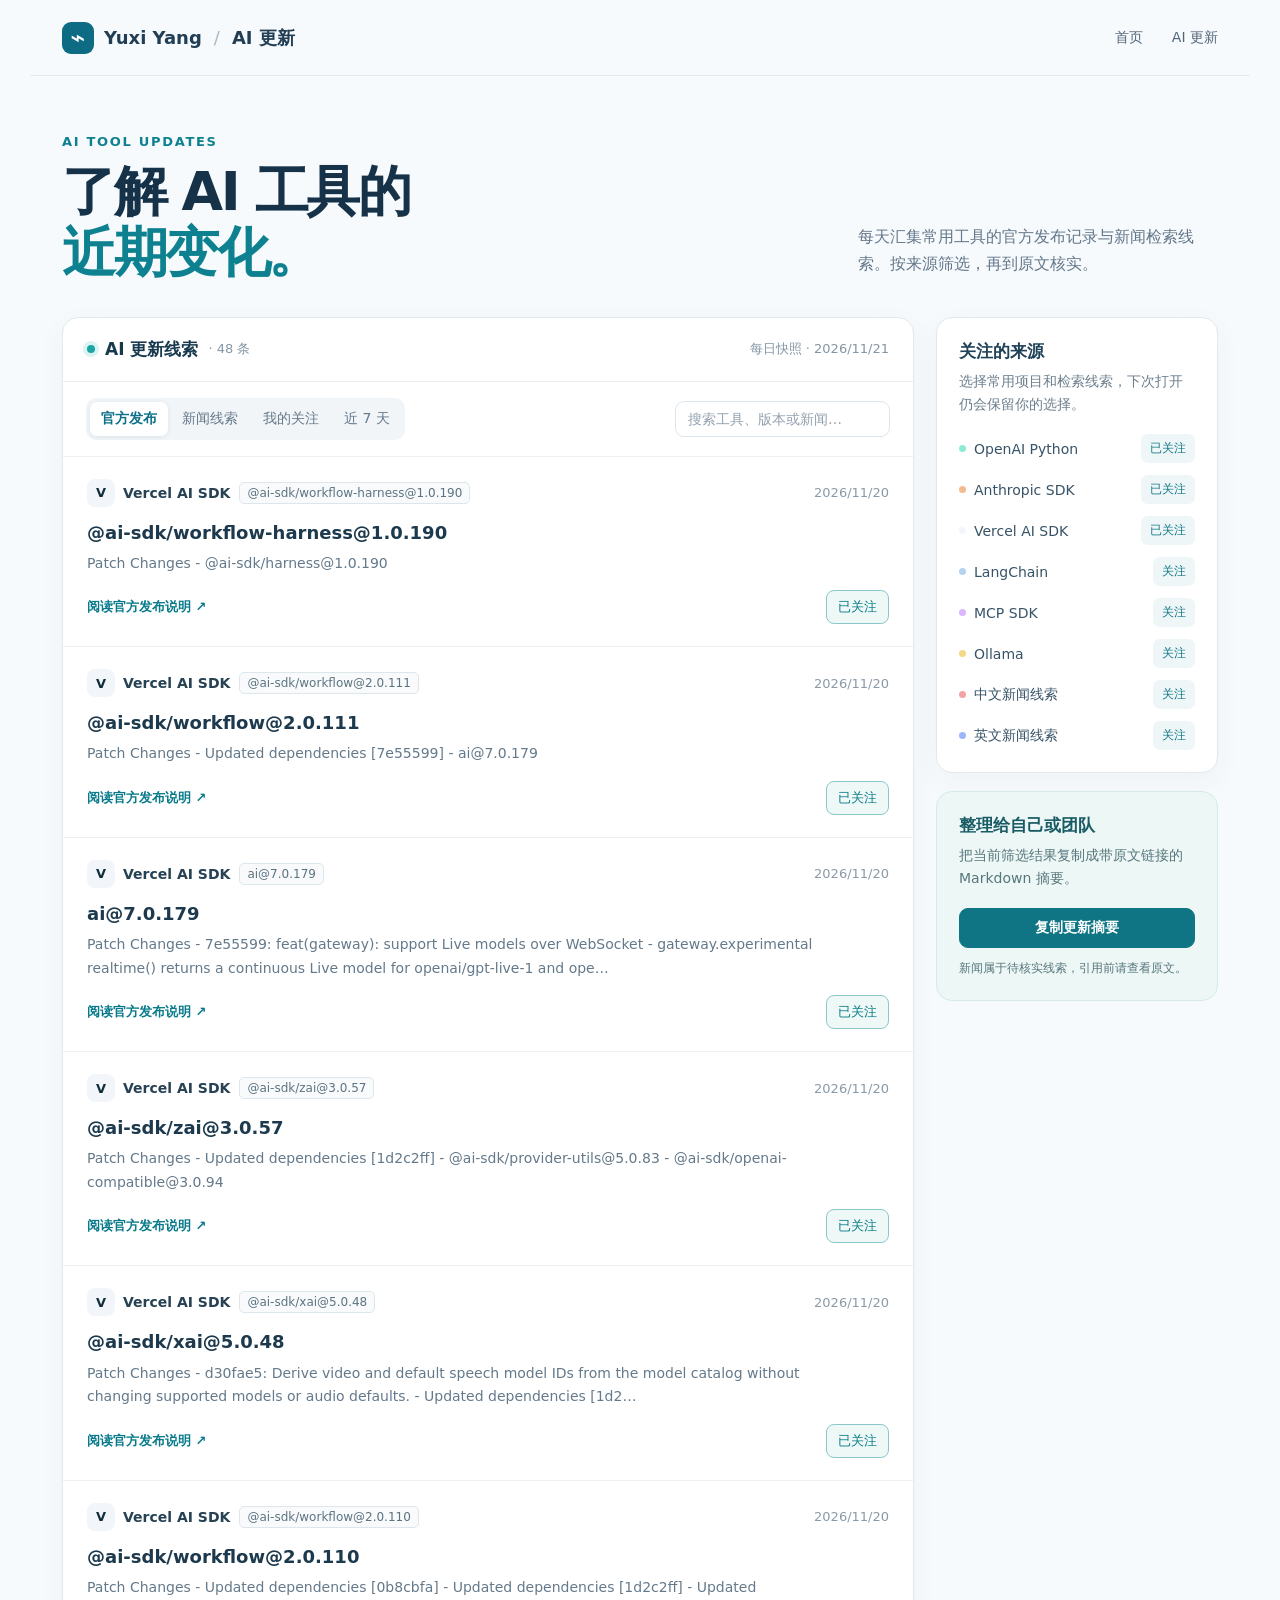
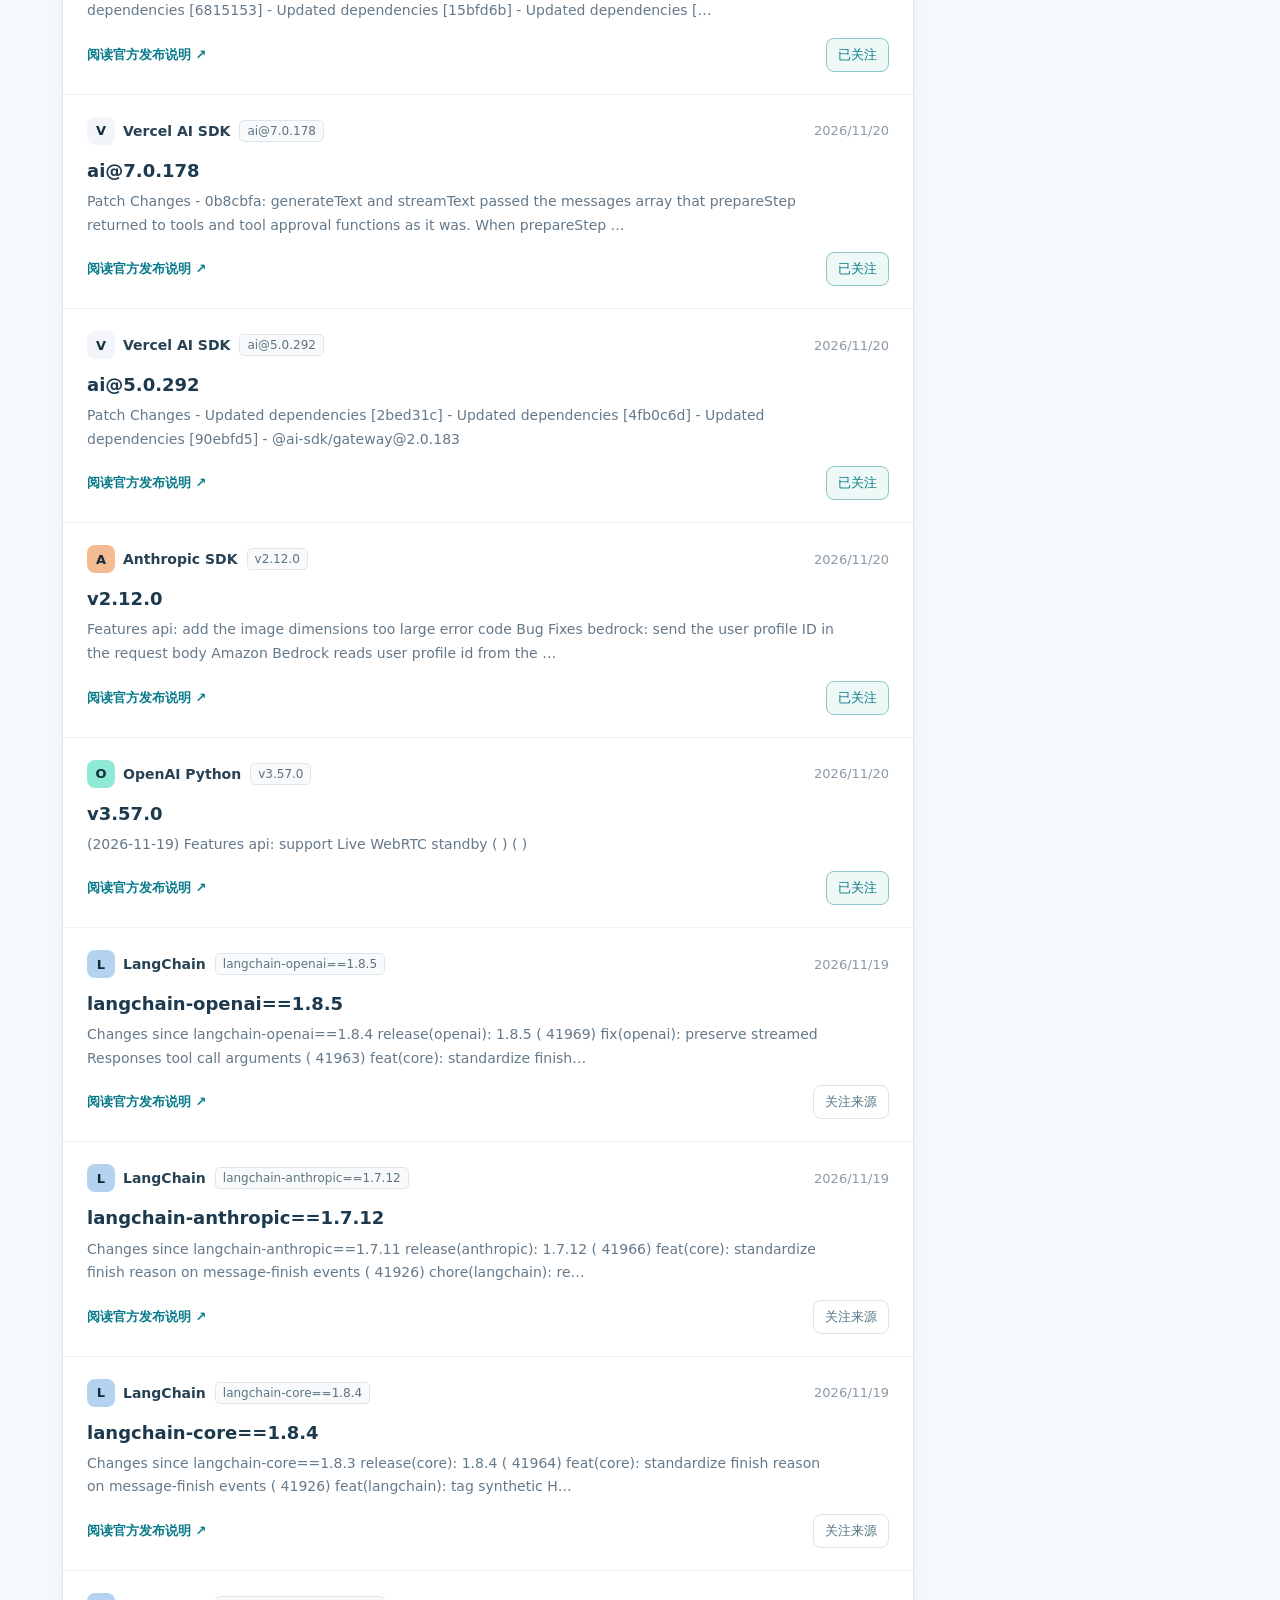
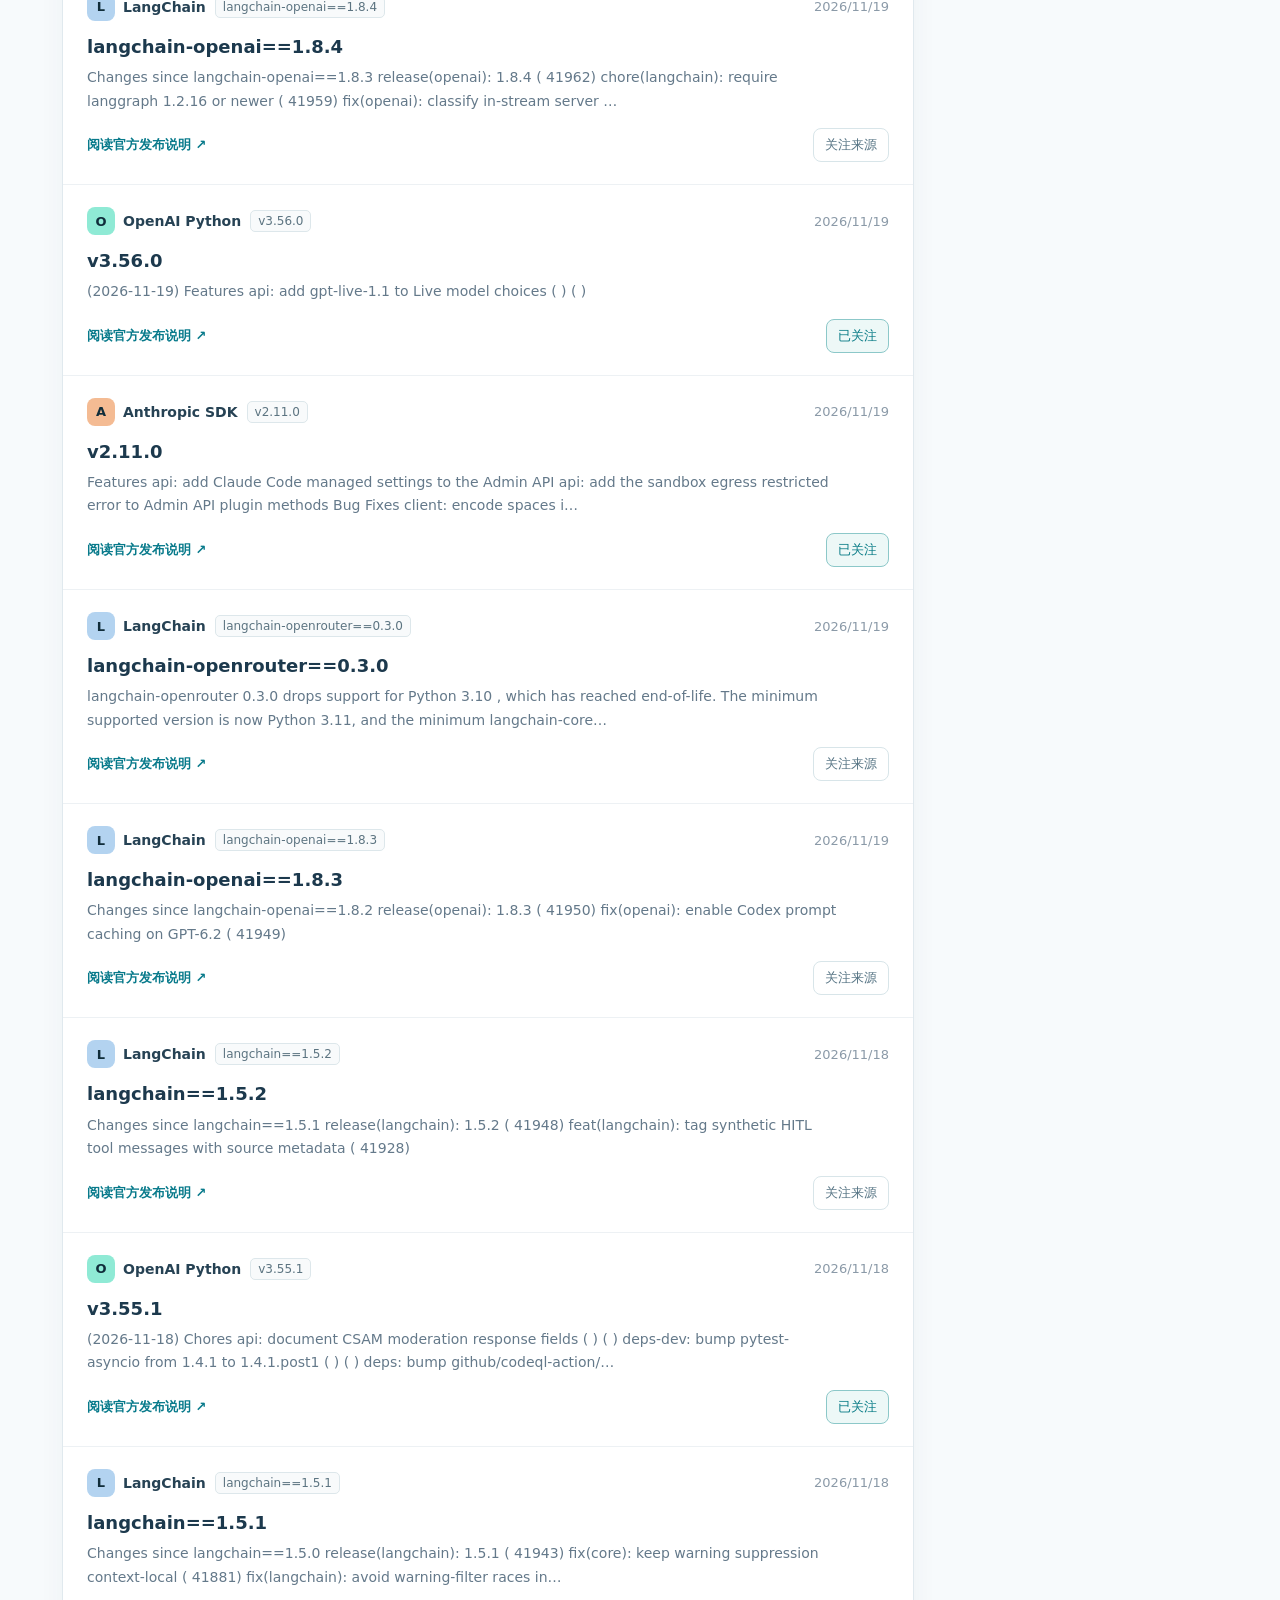
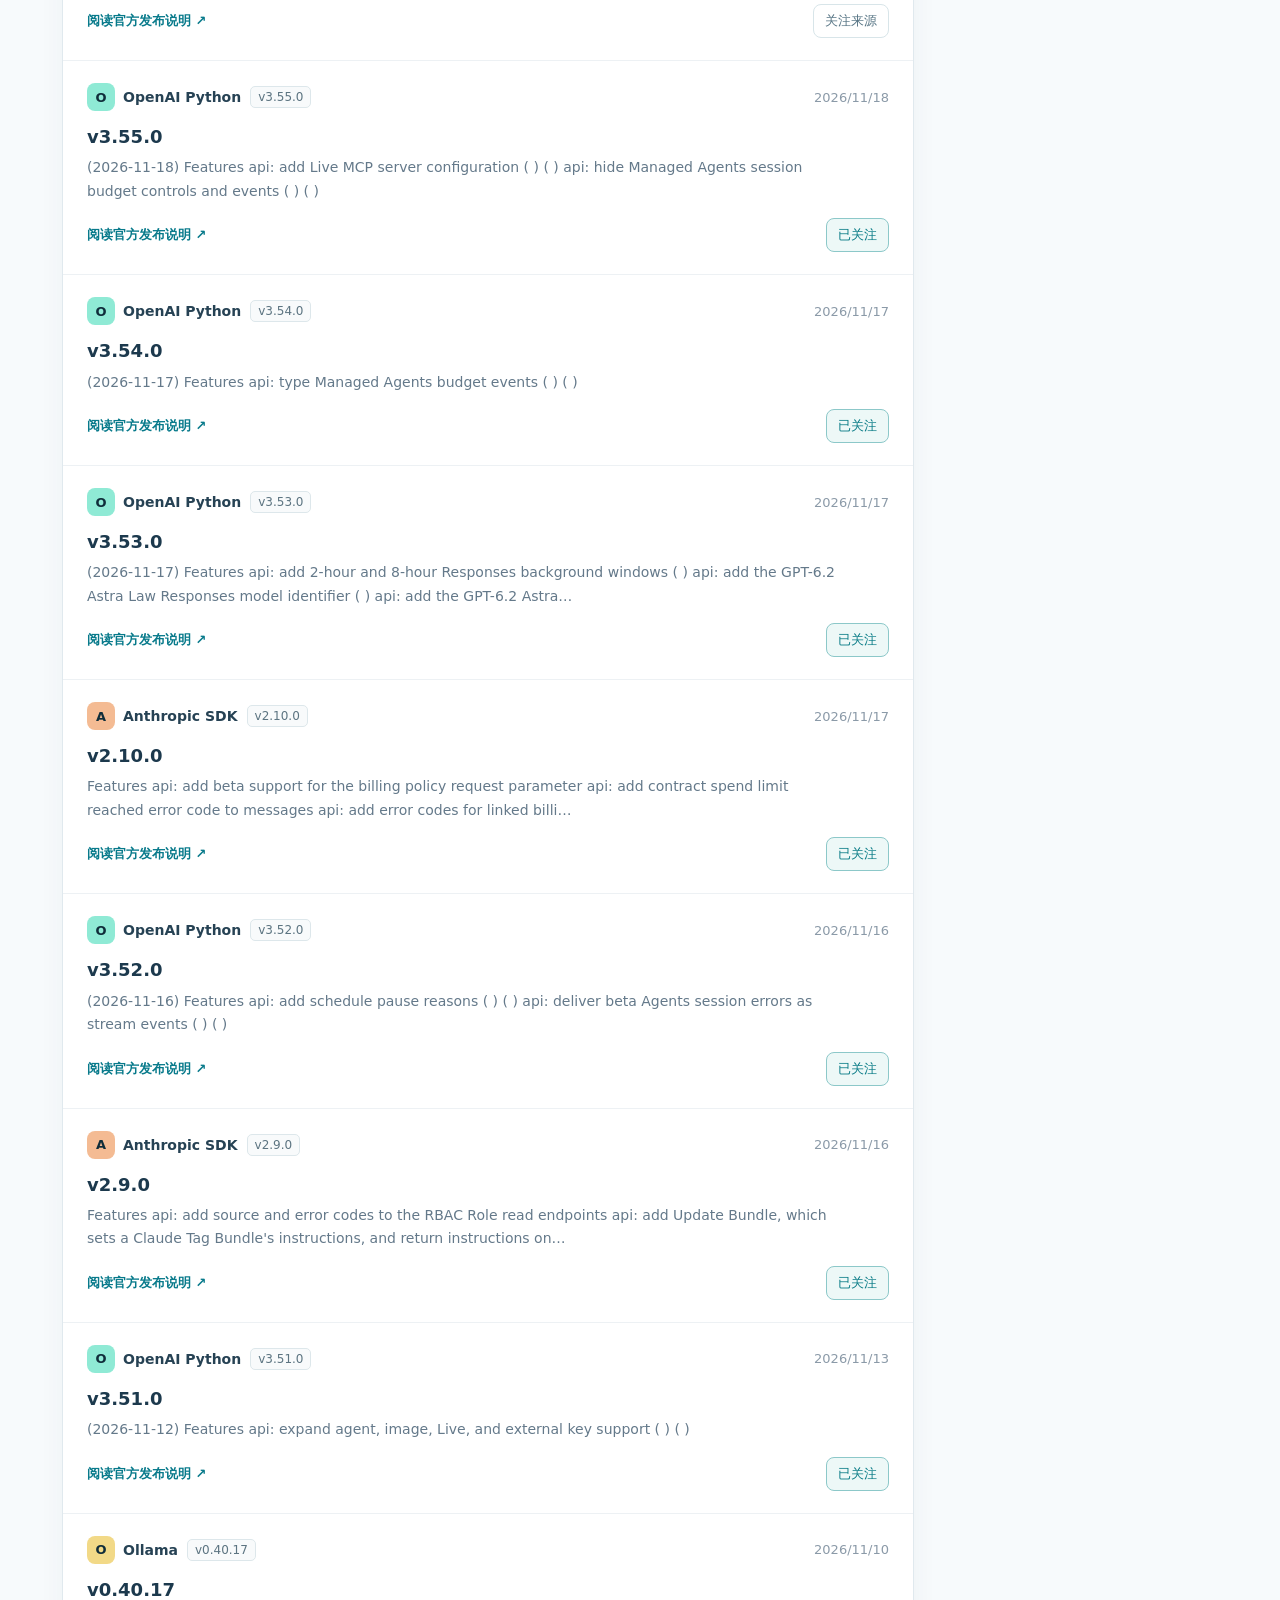
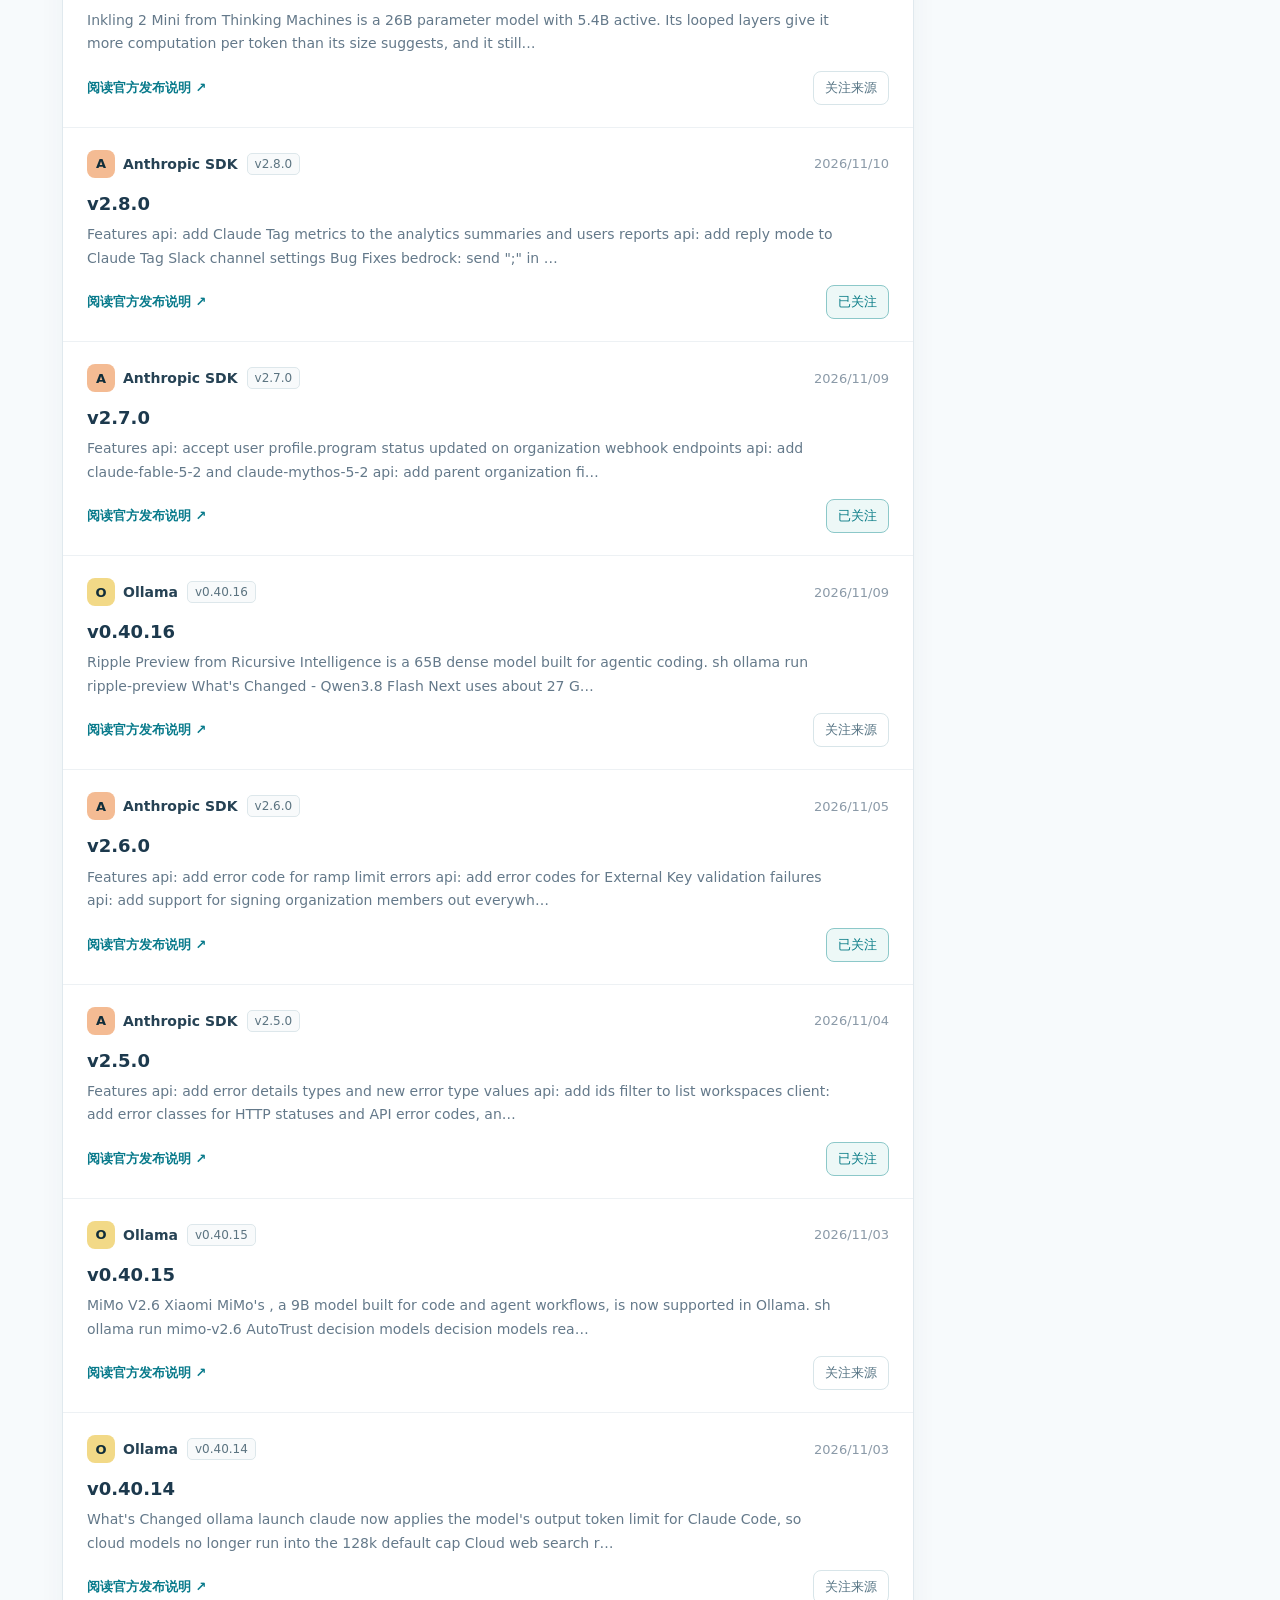
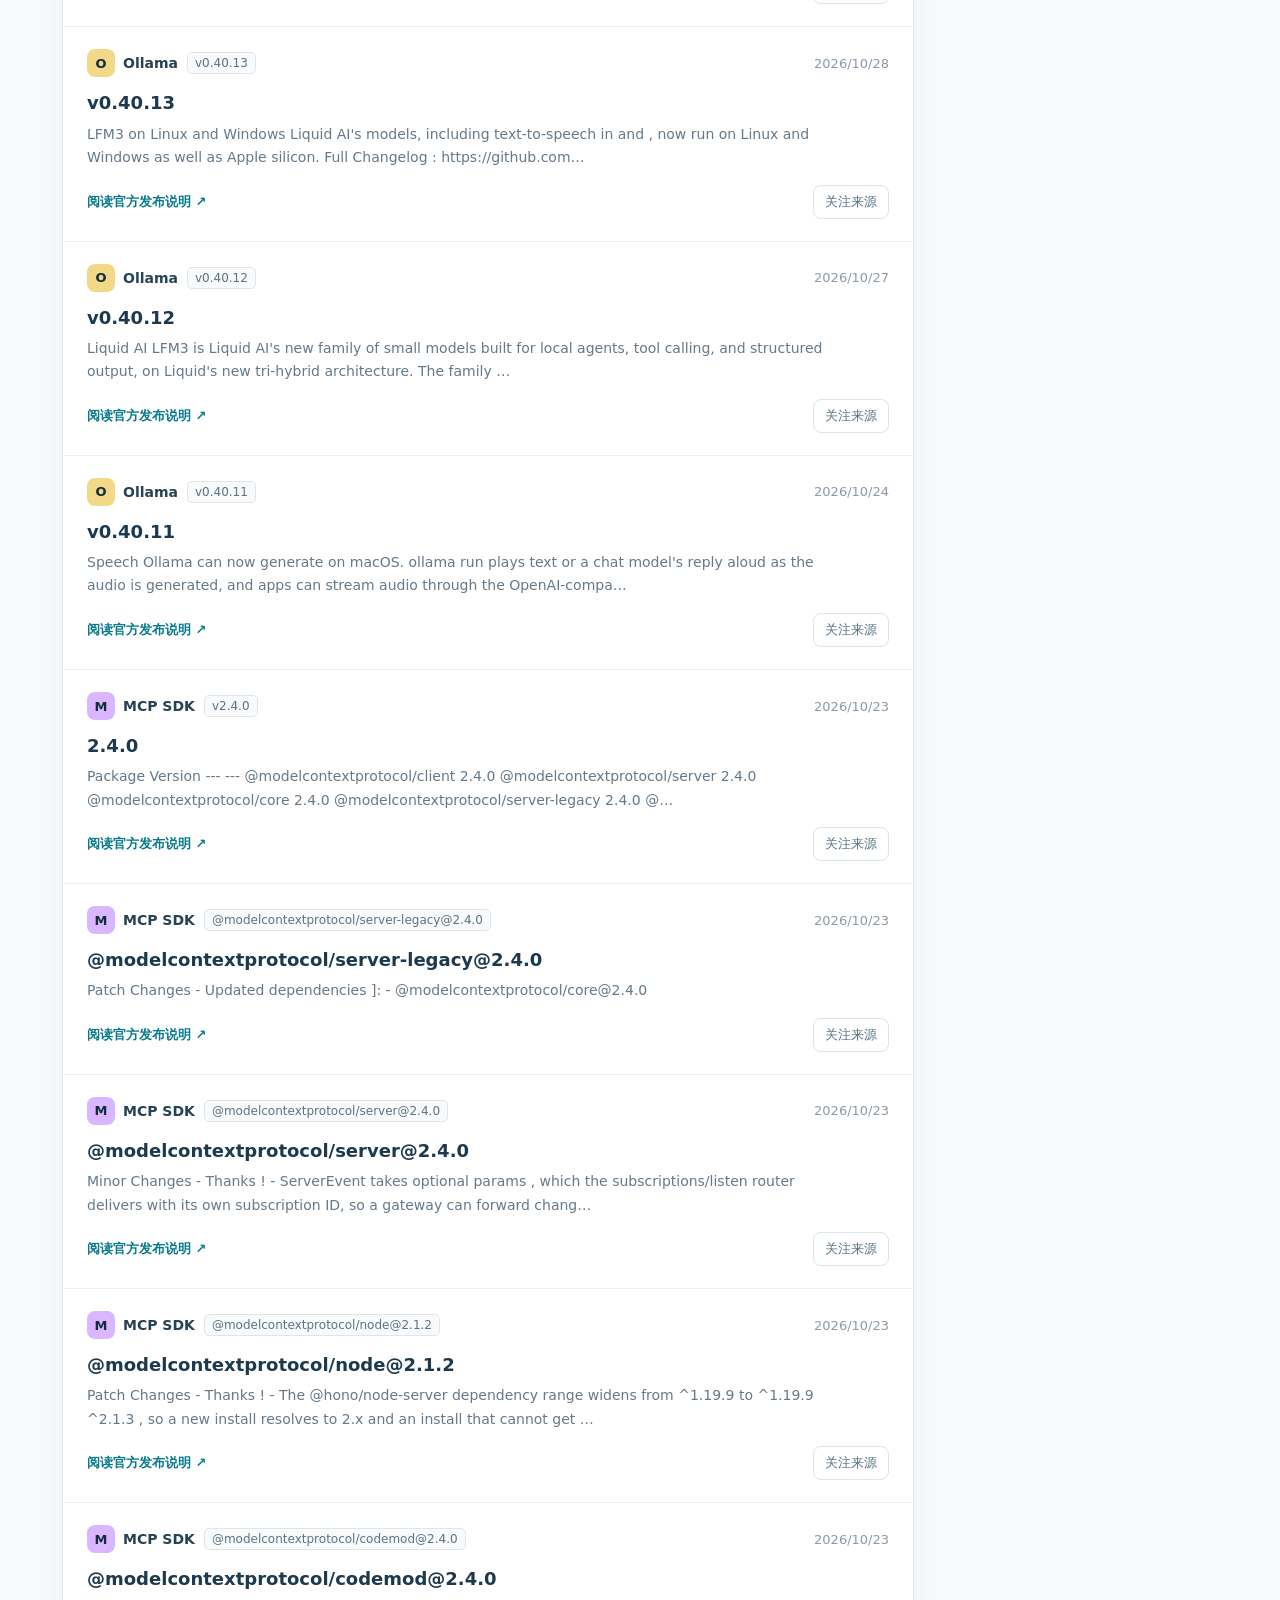
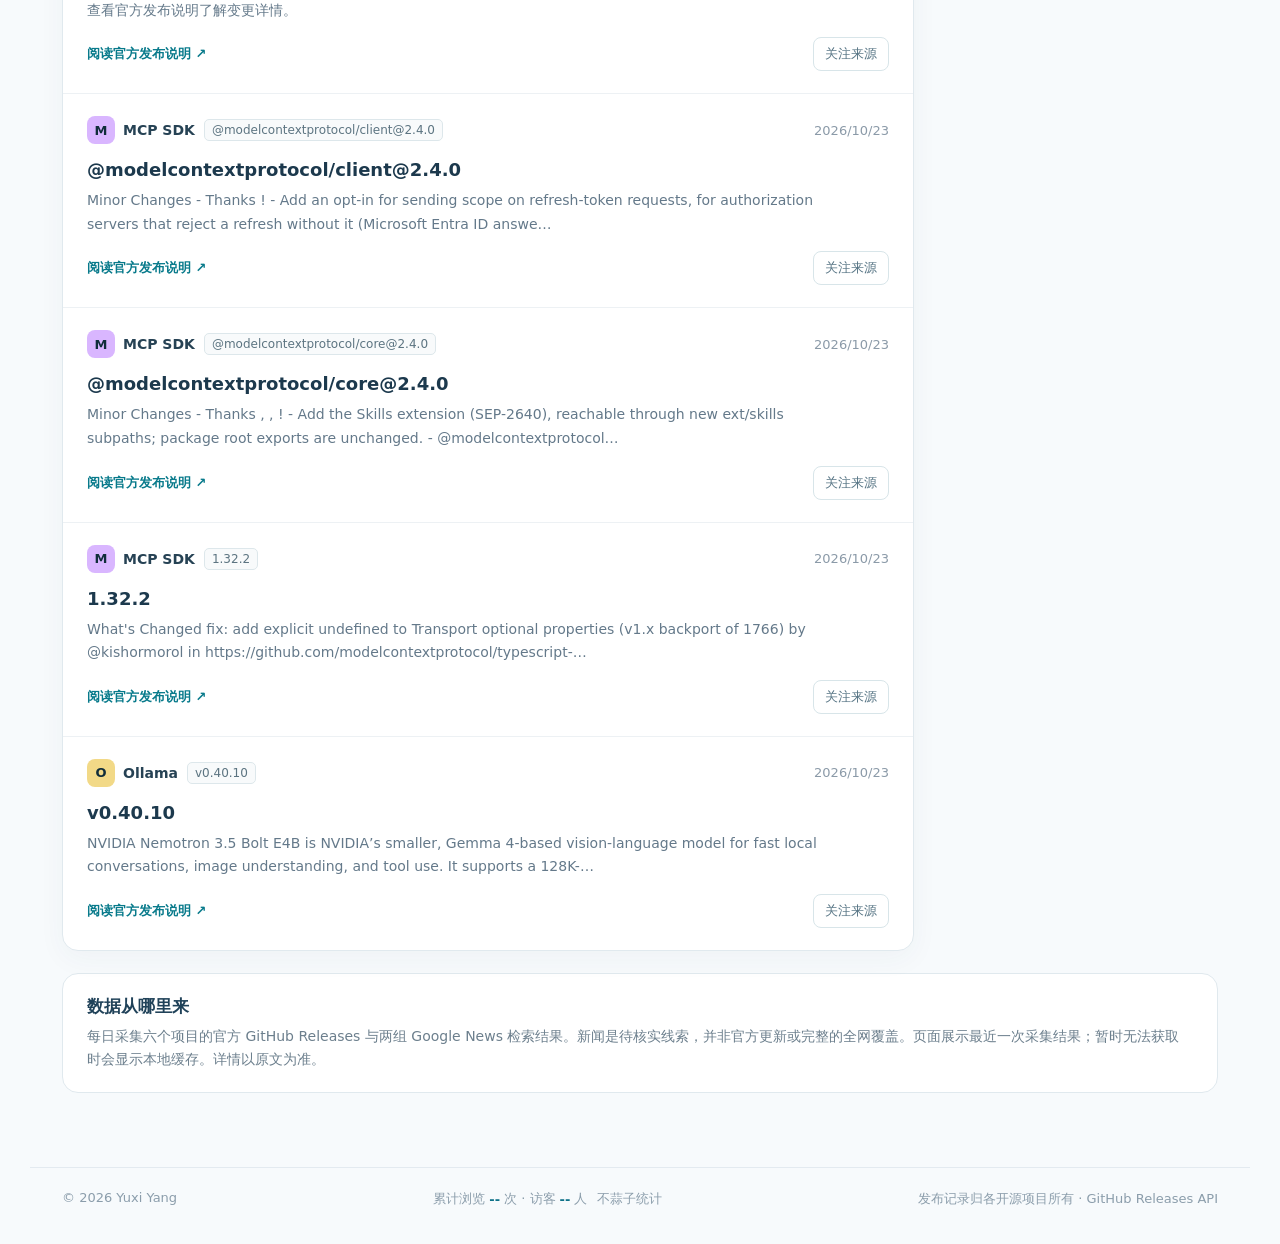
<file: static/ai-updates/index.html>
<!doctype html>
<html lang="zh-CN">
<head>
  <meta charset="UTF-8">
  <meta name="viewport" content="width=device-width, initial-scale=1">
  <meta name="theme-color" content="#f7fafc">
  <meta name="description" content="Yuxi Yang 的 AI 工具更新页：每日整理官方发布记录和新闻检索线索。">
  <meta name="robots" content="index,follow">
  <link rel="canonical" href="https://yuxiyang.netlify.app/ai-updates/">
  <title>AI 更新 · Yuxi Yang</title>
  <link rel="icon" type="image/svg+xml" href="data:image/svg+xml,%3Csvg xmlns='http://www.w3.org/2000/svg' viewBox='0 0 64 64'%3E%3Crect width='64' height='64' rx='15' fill='%230d6b84'/%3E%3Cpath d='M11 34h13l7-17 8 30 6-13h8' fill='none' stroke='white' stroke-width='6' stroke-linecap='round' stroke-linejoin='round'/%3E%3C/svg%3E">
  <link rel="stylesheet" href="./style.css">
</head>
<body>
  <header class="topbar shell"><a class="brand" href="/" aria-label="返回 Yuxi Yang 首页"><span class="mark" aria-hidden="true">⌁</span><span>Yuxi Yang</span><span class="brand-separator">/</span><span>AI 更新</span></a><nav class="topnav" aria-label="主导航"><a href="/">首页</a><a href="/ai-updates/" aria-current="page">AI 更新</a></nav></header>
  <main class="main shell" id="top"><div class="eyebrow">AI TOOL UPDATES</div><div class="intro"><h1>了解 AI 工具的<br><em>近期变化。</em></h1><p>每天汇集常用工具的官方发布记录与新闻检索线索。按来源筛选，再到原文核实。</p></div>
    <div class="workspace" id="updates"><section class="board" aria-labelledby="feed-title"><div class="board-head"><div class="board-title"><span class="pulse" aria-hidden="true"></span><span id="feed-title">AI 更新线索</span><span class="count" id="item-count"></span></div><span class="source-note" id="sync-note">正在连接数据源…</span></div><div class="toolbar"><div class="tabs" role="group" aria-label="更新筛选"><button type="button" data-filter="official" aria-pressed="true">官方发布</button><button type="button" data-filter="news" aria-pressed="false">新闻线索</button><button type="button" data-filter="following" aria-pressed="false">我的关注</button><button type="button" data-filter="week" aria-pressed="false">近 7 天</button></div><input class="search" id="search" type="search" placeholder="搜索工具、版本或新闻…" aria-label="搜索更新"></div><div class="feed" id="feed" aria-live="polite"><div class="status">正在读取每日更新…</div></div></section>
    <aside class="aside"><section class="sidebox"><h3>关注的来源</h3><p>选择常用项目和检索线索，下次打开仍会保留你的选择。</p><div class="watch-list" id="watch-list"></div></section><section class="sidebox digest"><h3>整理给自己或团队</h3><p>把当前筛选结果复制成带原文链接的 Markdown 摘要。</p><button class="primary" id="copy-digest" type="button">复制更新摘要</button><p class="sidefoot">新闻属于待核实线索，引用前请查看原文。</p></section></aside></div>
    <section class="model-card" id="how-it-works"><h3>数据从哪里来</h3><p>每日采集六个项目的官方 GitHub Releases 与两组 Google News 检索结果。新闻是待核实线索，并非官方更新或完整的全网覆盖。页面展示最近一次采集结果；暂时无法获取时会显示本地缓存。详情以原文为准。</p></section>
  </main><footer class="footer shell"><span>© <span id="year"></span> Yuxi Yang</span><span class="footer-counter">累计浏览 <strong id="busuanzi_site_pv">--</strong> 次 · 访客 <strong id="busuanzi_site_uv">--</strong> 人 <a href="https://www.busuanzi.cc/" target="_blank" rel="noopener noreferrer">不蒜子统计</a></span><span>发布记录归各开源项目所有 · <a href="https://docs.github.com/en/rest/releases/releases" target="_blank" rel="noopener noreferrer">GitHub Releases API</a></span></footer><div id="toast" class="toast hidden" role="status"></div>
  <script defer src="https://cdn.busuanzi.cc/busuanzi/3.6.9/busuanzi.min.js"></script>
  <script>
  (()=>{
    const sources=[
      {id:'openai/openai-python',name:'OpenAI Python',color:'#8fead5',symbol:'O'},
      {id:'anthropics/anthropic-sdk-python',name:'Anthropic SDK',color:'#f4bb93',symbol:'A'},
      {id:'vercel/ai',name:'Vercel AI SDK',color:'#f2f6fa',symbol:'V'},
      {id:'langchain-ai/langchain',name:'LangChain',color:'#b3d3f0',symbol:'L'},
      {id:'modelcontextprotocol/typescript-sdk',name:'MCP SDK',color:'#d9b6ff',symbol:'M'},
      {id:'ollama/ollama',name:'Ollama',color:'#f2d987',symbol:'O'},
      {id:'news:zh',name:'中文新闻线索',color:'#f3a3a3',symbol:'中'},
      {id:'news:en',name:'英文新闻线索',color:'#9cb6fa',symbol:'N'}
    ];
    const byId=Object.fromEntries(sources.map(s=>[s.id,s]));
    const $=id=>document.getElementById(id);
    const state={releases:[],filter:'official',query:'',following:readFollowing()};
    const escape=s=>String(s).replace(/[&<>"']/g,c=>({'&':'&amp;','<':'&lt;','>':'&gt;','"':'&quot;',"'":'&#39;'}[c]));
    function readFollowing(){try{const x=JSON.parse(localStorage.getItem('signalpatch-following'));return Array.isArray(x)?x.filter(id=>sources.some(s=>s.id===id)):sources.slice(0,3).map(s=>s.id)}catch{return sources.slice(0,3).map(s=>s.id)}}
    function readCache(){try{const x=JSON.parse(localStorage.getItem('signalpatch-cache'));return x&&Array.isArray(x.items)?x:null}catch{return null}}
    function toast(msg){const el=$('toast');el.textContent=msg;el.classList.remove('hidden');clearTimeout(toast.timer);toast.timer=setTimeout(()=>el.classList.add('hidden'),3200)}
    function formatDate(s){const d=new Date(s);return Number.isNaN(d.getTime())?'未知日期':new Intl.DateTimeFormat('zh-CN',{year:'numeric',month:'2-digit',day:'2-digit'}).format(d)}
    function dateAgo(s){const d=new Date(s);const days=Math.floor((Date.now()-d.getTime())/86400000);return days===0?'今天':days===1?'昨天':days>1&&days<7?`${days} 天前`:formatDate(s)}
    function summary(body){const cleaned=String(body||'').replace(/<[^>]*>/g,' ').replace(/\[[^\]]+\]\([^)]*\)/g,' ').replace(/[#*_`>|~]/g,' ').replace(/\s+/g,' ').trim();return cleaned?cleaned.slice(0,170)+(cleaned.length>170?'…':''):'查看官方发布说明了解变更详情。'}
    function watch(){const list=$('watch-list');list.innerHTML=sources.map(s=>`<div class="watch-row"><span><i class="small-dot" style="background:${s.color}"></i>${escape(s.name)}</span><button type="button" data-follow="${escape(s.id)}" aria-pressed="${state.following.includes(s.id)}">${state.following.includes(s.id)?'已关注':'关注'}</button></div>`).join('');list.querySelectorAll('[data-follow]').forEach(b=>b.addEventListener('click',()=>toggleFollow(b.dataset.follow)))}
    function toggleFollow(id){state.following=state.following.includes(id)?state.following.filter(x=>x!==id):[...state.following,id];localStorage.setItem('signalpatch-following',JSON.stringify(state.following));watch();render()}
    function visible(){const q=state.query.trim().toLowerCase();return state.releases.filter(r=>{if(state.filter==='official'&&r.kind==='news')return false;if(state.filter==='news'&&r.kind!=='news')return false;if(state.filter==='following'&&!state.following.includes(r.source))return false;if(state.filter==='week'&&Date.now()-new Date(r.published_at).getTime()>7*86400000)return false;return !q||[r.name,r.tag_name,r.source,byId[r.source]?.name].some(s=>String(s||'').toLowerCase().includes(q))})}
    function render(){const items=visible();$('item-count').textContent=state.releases.length?`· ${items.length} 条`:'';const feed=$('feed');if(!state.releases.length){feed.innerHTML='<div class="status">暂无可显示的更新，请稍后再来。</div>';return}if(!items.length){feed.innerHTML='<div class="status">当前筛选下没有更新，可以切换来源或调整搜索词。</div>';return}feed.innerHTML=items.slice(0,48).map(r=>{const s=byId[r.source],url=String(r.html_url||'');return `<article class="item"><div class="item-top"><div class="item-meta"><span class="product"><span class="product-icon" style="background:${s.color}">${s.symbol}</span>${escape(s.name)}</span><span class="tag">${escape(r.tag_name||'Release')}</span></div><time class="item-meta" datetime="${escape(r.published_at)}" title="${escape(formatDate(r.published_at))}">${escape(dateAgo(r.published_at))}</time></div><h2>${escape(r.name||r.tag_name||'新版本发布')}</h2><p>${escape(summary(r.body))}</p><div class="actions"><a class="origin" href="${escape(url)}" target="_blank" rel="noopener noreferrer">${r.kind==='news'?'查看新闻线索':'阅读官方发布说明'} ↗</a><button class="save" type="button" data-follow="${escape(r.source)}" aria-pressed="${state.following.includes(r.source)}">${state.following.includes(r.source)?'已关注':'关注来源'}</button></div></article>`}).join('');feed.querySelectorAll('[data-follow]').forEach(b=>b.addEventListener('click',()=>toggleFollow(b.dataset.follow)))}
    async function loadDaily(){try{const response=await fetch('./data/updates.json',{cache:'no-store'});if(!response.ok)throw new Error('No daily snapshot');const data=await response.json();if(!Array.isArray(data.items))throw new Error('Invalid daily snapshot');state.releases=data.items.filter(r=>byId[r.source]&&r.html_url&&r.published_at);localStorage.setItem('signalpatch-cache',JSON.stringify({at:data.generated_at,items:state.releases}));render();$('sync-note').textContent=`每日快照 · ${formatDate(data.generated_at)}`}catch{const cached=readCache();if(cached){state.releases=cached.items.filter(r=>byId[r.source]);render();$('sync-note').textContent=`本地缓存 · ${formatDate(cached.at)}`}else{$('sync-note').textContent='暂时无法获取数据';render()}}}
    async function copyText(lines,label){try{await navigator.clipboard.writeText(lines.join('\n'));toast(`已复制${label}`)}catch{toast('复制失败，请检查浏览器剪贴板权限。')}}
    function copyDigest(){const items=visible().slice(0,20);if(!items.length){toast('当前没有可整理的更新。');return}const lines=[`# AI 工具更新摘要（${formatDate(new Date().toISOString())}）`,'',...items.flatMap(r=>[`- **${byId[r.source].name} · ${r.tag_name||'Release'}**：${r.name||'新版本发布'}`,`  - ${r.html_url}`]),'','来源：官方 GitHub Releases 与 Google News 检索。新闻属于待核实线索，发布前请复核原文。'];return copyText(lines,`${items.length} 条更新摘要`)}
    const context=document.modelContext;
    if(context?.registerTool){
      try{
        void Promise.resolve(context.registerTool({name:'set_followed_tools',title:'设置关注的 AI 工具',description:'按项目 ID 设置此设备关注的官方发布来源，并更新页面。',inputSchema:{type:'object',properties:{sourceIds:{type:'array',items:{type:'string'},uniqueItems:true}},required:['sourceIds'],additionalProperties:false},annotations:{readOnlyHint:false,untrustedContentHint:false},execute(input){if(!input||!Array.isArray(input.sourceIds)||input.sourceIds.some(id=>typeof id!=='string'||!byId[id]))throw new Error('sourceIds 必须是页面列出的官方项目 ID');state.following=[...new Set(input.sourceIds)];localStorage.setItem('signalpatch-following',JSON.stringify(state.following));watch();render();return {sourceIds:state.following,count:state.following.length}}})).catch(()=>{});
        void Promise.resolve(context.registerTool({name:'get_visible_releases',title:'读取当前更新',description:'读取页面当前筛选结果中的官方发布记录。',inputSchema:{type:'object',properties:{},additionalProperties:false},annotations:{readOnlyHint:true,untrustedContentHint:true},execute(){return {releases:visible().slice(0,20).map(r=>({tool:byId[r.source].name,title:r.name||r.tag_name,version:r.tag_name,publishedAt:r.published_at,url:r.html_url}))}}})).catch(()=>{});
      }catch{}
    }
    document.querySelectorAll('[data-filter]').forEach(b=>b.addEventListener('click',()=>{state.filter=b.dataset.filter;document.querySelectorAll('[data-filter]').forEach(x=>x.setAttribute('aria-pressed',String(x===b)));render()}));$('search').addEventListener('input',e=>{state.query=e.target.value;render()});$('copy-digest').addEventListener('click',copyDigest);$('year').textContent=new Date().getFullYear();watch();loadDaily();
  })();
  </script>
</body>
</html>
</file>
<file: static/ai-updates/style.css>
:root{font-family:Inter,ui-sans-serif,system-ui,-apple-system,"Segoe UI","PingFang SC","Microsoft YaHei",sans-serif;font-size:16px;color:#193047;background:#f7fafc}
*{box-sizing:border-box}
html{scroll-behavior:smooth}
body{margin:0;min-width:320px}
button,input{font:inherit}
button{cursor:pointer}
a{color:inherit;text-decoration:none}
:focus-visible{outline:2px solid #147f8e;outline-offset:3px}
.shell{max-width:1220px;margin:auto;padding-inline:32px}
.topbar{height:76px;display:flex;align-items:center;justify-content:space-between;gap:24px;border-bottom:1px solid #e3eaf0}
.brand{display:flex;align-items:center;gap:10px;font-size:18px;font-weight:750;color:#213e55;white-space:nowrap}
.brand-separator{color:#a9b8c5;font-weight:400;margin-inline:2px}
.mark{width:32px;height:32px;border-radius:9px;background:#0d6b84;color:white;display:grid;place-items:center;font-size:25px;line-height:1}
.topnav{display:flex;align-items:center;gap:29px;color:#526579;font-size:14px}
.topnav a:hover{color:#0b7189}
.main{padding-top:58px;padding-bottom:74px}
.eyebrow{font-size:13px;letter-spacing:.13em;font-weight:750;color:#0d8190}
.intro{display:flex;align-items:end;justify-content:space-between;gap:40px;margin:12px 0 33px}
.intro h1{margin:0;font-size:clamp(36px,4.2vw,58px);line-height:1.14;font-weight:760;letter-spacing:-.045em;color:#153249}
.intro h1 em{font-style:normal;color:#0d8190}
.intro p{max-width:360px;margin:0 0 6px;color:#63778a;line-height:1.7;font-size:16px}
.workspace{display:grid;grid-template-columns:minmax(0,1fr) 282px;gap:22px;align-items:start}
.board,.sidebox,.model-card{background:#fff;border:1px solid #e0e9ee;border-radius:16px;box-shadow:0 8px 28px rgba(36,76,99,.045)}
.board{overflow:hidden;min-width:0}
.board-head{padding:20px 24px;border-bottom:1px solid #e8edf1;display:flex;align-items:center;justify-content:space-between;gap:16px}
.board-title{display:flex;align-items:center;gap:10px;font-size:17px;font-weight:720;color:#16394e}
.pulse{width:8px;height:8px;border-radius:50%;background:#1aa6a5;box-shadow:0 0 0 4px #dcf4f1}
.count,.source-note{font-size:13px;color:#8496a5;font-weight:450}
.source-note{text-align:right}
.toolbar{padding:16px 23px;display:flex;justify-content:space-between;align-items:center;gap:12px;border-bottom:1px solid #edf1f4}
.tabs{display:flex;gap:3px;padding:4px;border-radius:10px;background:#f1f5f8}
.tabs button{border:0;border-radius:7px;background:transparent;color:#65788a;padding:8px 11px;font-size:14px;white-space:nowrap}
.tabs button[aria-pressed=true]{background:#fff;color:#0b7088;box-shadow:0 1px 4px #1e445219;font-weight:650}
.search{width:215px;min-width:0;padding:9px 12px;border:1px solid #dce5eb;border-radius:9px;color:#233e51;background:#fff;outline:none;font-size:14px}
.search::placeholder{color:#93a1ae}
.search:focus{border-color:#0f8390;box-shadow:0 0 0 3px #0f839019}
.feed{min-height:280px}
.item{padding:22px 24px;border-bottom:1px solid #edf1f4;transition:background .15s}
.item:last-child{border-bottom:0}
.item:hover{background:#f9fcfc}
.item-top,.actions{display:flex;justify-content:space-between;align-items:center;gap:14px}
.item-meta{display:flex;align-items:center;gap:9px;flex-wrap:wrap;color:#8b9aa8;font-size:13px}
.product{display:inline-flex;align-items:center;gap:8px;font-weight:680;font-size:14px;color:#264254}
.product-icon{width:28px;height:28px;border-radius:8px;display:grid;place-items:center;color:#102d3a;font-size:13px;font-weight:760}
.tag{border:1px solid #dde7eb;border-radius:5px;padding:3px 7px;background:#f8fafb;color:#5c7481;font-size:12px;overflow-wrap:anywhere}
.item h2{font-size:18px;line-height:1.4;color:#1c394d;margin:13px 0 7px;font-weight:670;overflow-wrap:anywhere}
.item p{font-size:14px;line-height:1.68;color:#64798a;max-width:750px;margin:0 0 15px;overflow-wrap:anywhere}
.origin{font-size:13px;color:#087a8b;font-weight:620}
.origin:hover{text-decoration:underline}
.save{border:1px solid #d8e5e9;background:#fff;color:#567484;border-radius:8px;padding:7px 11px;font-size:13px;white-space:nowrap}
.save:hover,.save[aria-pressed=true]{border-color:#8cc8c9;color:#087b86;background:#edf8f7}
.aside{display:flex;flex-direction:column;gap:18px}
.sidebox{padding:22px}
.sidebox h3,.model-card h3{margin:0 0 7px;font-size:17px;color:#204259}
.sidebox p,.model-card p{margin:0;font-size:14px;line-height:1.66;color:#6c7f8d}
.watch-list{margin-top:18px;display:flex;flex-direction:column;gap:12px}
.watch-row{display:flex;align-items:center;justify-content:space-between;gap:10px;font-size:14px;color:#375367}
.watch-row span{display:flex;align-items:center;gap:8px;min-width:0}
.watch-row button{border:0;border-radius:7px;background:#eef6f7;color:#147889;padding:6px 9px;font-size:12px;white-space:nowrap}
.small-dot{width:7px;height:7px;flex:none;border-radius:50%}
.digest{background:#edf7f6;border-color:#d5eae8;box-shadow:none}
.digest h3{color:#195b64}
.digest p{color:#56767b}
.primary{width:100%;margin-top:17px;padding:10px 13px;border:1px solid #0f7585;border-radius:9px;background:#0f7585;color:#fff;font-weight:690;font-size:14px}
.primary:hover{background:#0b6574}
.sidefoot{margin-top:11px!important;font-size:12px!important}
.model-card{margin-top:22px;padding:21px 24px;box-shadow:none}
.inline-btn{margin-top:11px;border:0;background:transparent;padding:0;color:#0a7b8b;font-size:14px;font-weight:680}
.inline-btn:hover{text-decoration:underline}
.status{padding:30px;color:#718493;font-size:14px;line-height:1.6}
.footer{display:flex;justify-content:space-between;gap:20px;border-top:1px solid #e3eaf0;padding-top:22px;padding-bottom:36px;color:#8b9dab;font-size:13px}
.footer a:hover{color:#0a7b8b;text-decoration:underline}
.footer-counter{display:inline-flex;align-items:center;gap:.25rem;flex-wrap:wrap}
.footer-counter strong{color:#0d7188;font-weight:750}
.footer-counter a{margin-left:.35rem}
.hidden{display:none!important}
.toast{position:fixed;left:50%;bottom:24px;transform:translateX(-50%);z-index:10;padding:12px 17px;border:1px solid #acd7d3;border-radius:9px;background:#e7f8f4;color:#155e63;box-shadow:0 10px 30px #173b3d22;font-size:14px}
@media(max-width:990px){.workspace{grid-template-columns:minmax(0,1fr) 248px}.shell{padding-inline:22px}}
@media(max-width:760px){.workspace{grid-template-columns:1fr}.aside{display:grid;grid-template-columns:1fr 1fr}.intro{display:block}.intro p{max-width:600px;margin-top:18px}.main{padding-top:39px}}
@media(max-width:560px){.shell{padding-inline:16px}.topbar{height:68px}.brand{font-size:16px}.brand-separator{display:none}.topnav{gap:12px}.topnav a:nth-child(2){display:none}.intro h1{font-size:39px}.toolbar{flex-direction:column;align-items:stretch}.tabs{justify-content:space-between}.tabs button{flex:1;padding-inline:5px}.search{width:100%}.board-head,.toolbar,.item{padding-inline:16px}.board-head{align-items:start;flex-direction:column}.source-note{text-align:left}.aside{grid-template-columns:1fr}.footer{flex-direction:column;gap:7px}}
@media(prefers-reduced-motion:reduce){html{scroll-behavior:auto}.item{transition:none}}
</file>
